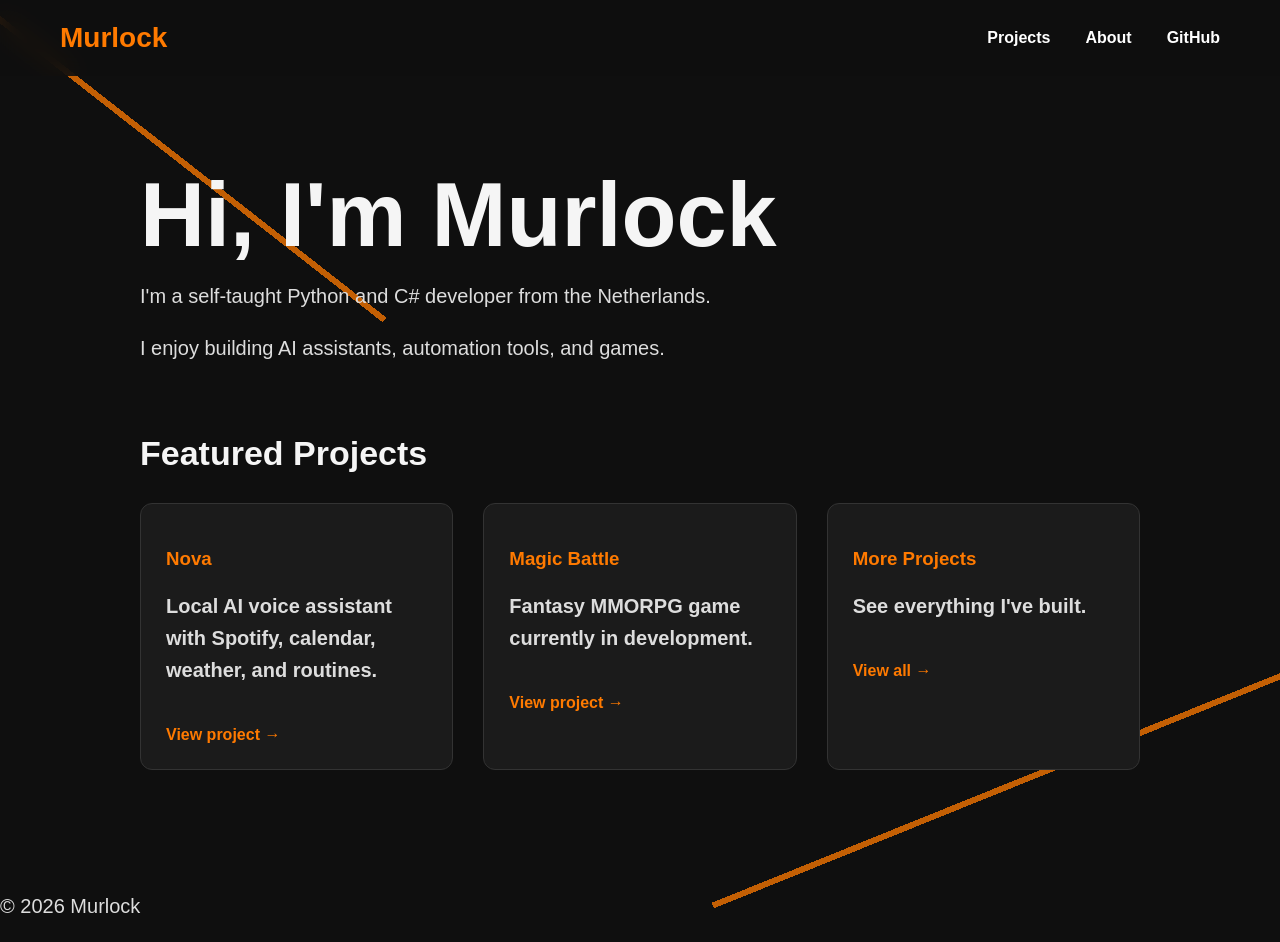
<file: index.html>
<!DOCTYPE html>
<html lang="en">
<head>
  <meta charset="UTF-8">
  <title>Murlock</title>
  <link rel="stylesheet" href="style.css">
</head>

<body>
  <nav>
    <div class="logo">
      <a href="index.html">Murlock</a>
    </div>

    <div class="nav-links">
      <a href="projects.html">Projects</a>
      <a href="about.html">About</a>
      <a href="https://github.com/Murlock-2k4" target="_blank">GitHub</a>
    </div>
  </nav>

  <main class="container">

    <section class="hero">
      <h1>Hi, I'm Murlock</h1>

      <p>
        I'm a self-taught Python and C# developer from the Netherlands.
      </p>

      <p>
        I enjoy building AI assistants, automation tools, and games.
      </p>
    </section>

    <section class="featured-projects">
      <h2>Featured Projects</h2>
  
      <div class="project-grid">
  
          <a class="project-card" href="nova.html">
              <h3>Nova</h3>
              <p>Local AI voice assistant with Spotify, calendar, weather, and routines.</p>
              <span>View project →</span>
          </a>
  
          <a class="project-card" href="magic-battle.html">
              <h3>Magic Battle</h3>
              <p>Fantasy MMORPG game currently in development.</p>
              <span>View project →</span>
          </a>
  
          <a class="project-card" href="projects.html">
              <h3>More Projects</h3>
              <p>See everything I've built.</p>
              <span>View all →</span>
          </a>
  
      </div>
    </section>

  </main>
  
  <footer>
    <p>© 2026 Murlock</p>
  </footer>
</body>
</html>
</file>
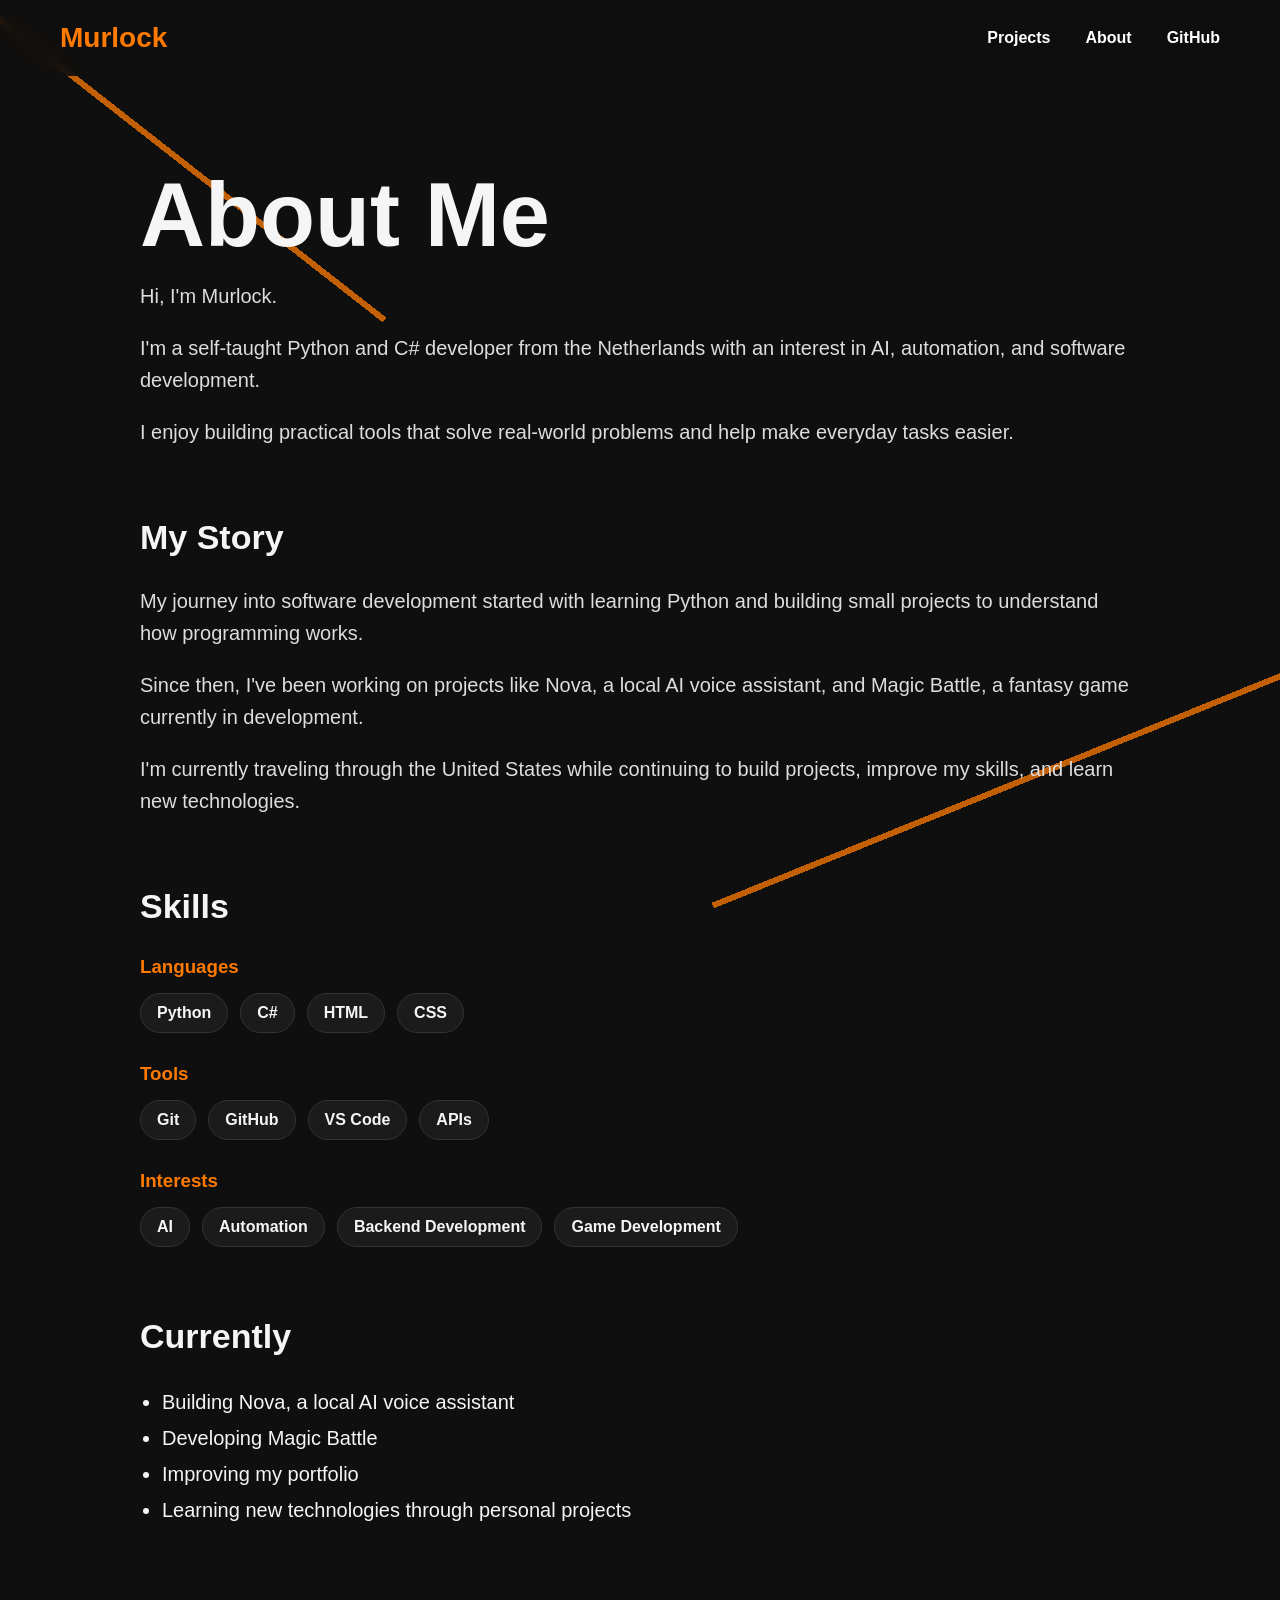
<file: about.html>
<!DOCTYPE html>
<html lang="en">
<head>
  <meta charset="UTF-8">
  <title>About | Murlock</title>
  <link rel="stylesheet" href="style.css">
</head>

<body>
  <nav>
    <div class="logo">
      <a href="index.html">Murlock</a>
    </div>

    <div class="nav-links">
      <a href="projects.html">Projects</a>
      <a href="about.html">About</a>
      <a href="https://github.com/Murlock-2k4" target="_blank">GitHub</a>
    </div>
  </nav>

  <main class="container">

    <section>
      <h1>About Me</h1>

      <p>
        Hi, I'm Murlock.
      </p>

      <p>
        I'm a self-taught Python and C# developer from the Netherlands with an
        interest in AI, automation, and software development.
      </p>

      <p>
        I enjoy building practical tools that solve real-world problems and help
        make everyday tasks easier.
      </p>
    </section>

    <section>
      <h2>My Story</h2>

      <p>
        My journey into software development started with learning Python and
        building small projects to understand how programming works.
      </p>

      <p>
        Since then, I've been working on projects like Nova, a local AI voice
        assistant, and Magic Battle, a fantasy game currently in development.
      </p>

      <p>
        I'm currently traveling through the United States while continuing to
        build projects, improve my skills, and learn new technologies.
      </p>
    </section>

    <section>
      <h2>Skills</h2>

      <div class="skill-group">
        <h3>Languages</h3>
        <div class="skill-list">
          <span>Python</span>
          <span>C#</span>
          <span>HTML</span>
          <span>CSS</span>
        </div>
      </div>

      <div class="skill-group">
        <h3>Tools</h3>
        <div class="skill-list">
          <span>Git</span>
          <span>GitHub</span>
          <span>VS Code</span>
          <span>APIs</span>
        </div>
      </div>

      <div class="skill-group">
        <h3>Interests</h3>
        <div class="skill-list">
          <span>AI</span>
          <span>Automation</span>
          <span>Backend Development</span>
          <span>Game Development</span>
        </div>
      </div>
    </section>

    <section>
      <h2>Currently</h2>

      <ul>
        <li>Building Nova, a local AI voice assistant</li>
        <li>Developing Magic Battle</li>
        <li>Improving my portfolio</li>
        <li>Learning new technologies through personal projects</li>
      </ul>
    </section>

  </main>
</body>
</html>
</file>
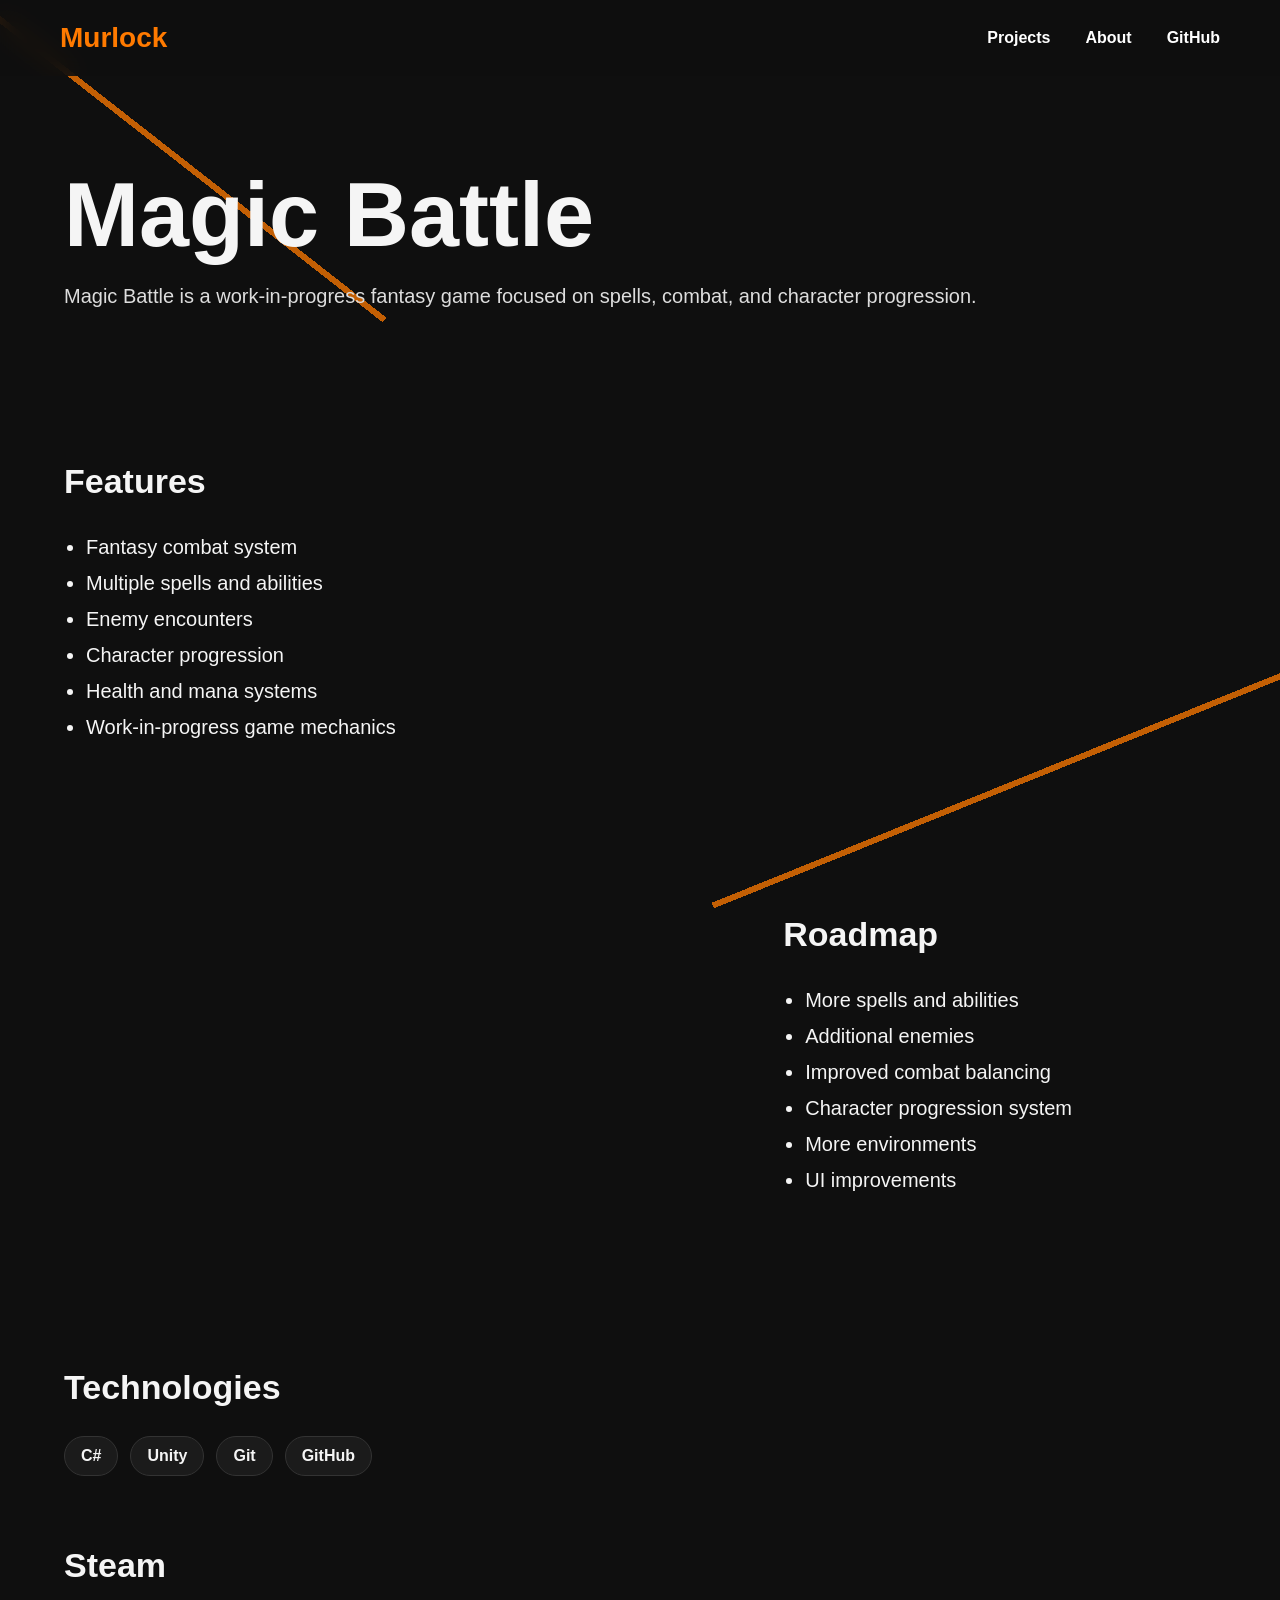
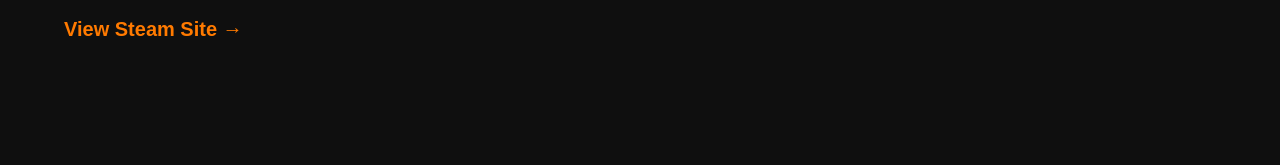
<file: magic-battle.html>
<!DOCTYPE html>
<html lang="en">
<head>
    <meta charset="UTF-8">
    <title>Magic Battle | Murlock</title>
    <link rel="stylesheet" href="style.css">
</head>

<body>

    <nav>
        <div class="logo">
            <a href="index.html">Murlock</a>
        </div>

        <div class="nav-links">
            <a href="projects.html">Projects</a>
            <a href="about.html">About</a>
            <a href="https://github.com/Murlock-2k4" target="_blank">GitHub</a>
        </div>
    </nav>

    <main class="project-container">

        <section class="project-header">
            <h1>Magic Battle</h1>

            <p class="project-description">
                Magic Battle is a work-in-progress fantasy game focused on spells,
                combat, and character progression.
            </p>
        </section>

        <section class="project-row">

            <div class="project-text">
                <h2>Features</h2>

                <ul>
                    <li>Fantasy combat system</li>
                    <li>Multiple spells and abilities</li>
                    <li>Enemy encounters</li>
                    <li>Character progression</li>
                    <li>Health and mana systems</li>
                    <li>Work-in-progress game mechanics</li>
                </ul>
            </div>

            <div class="project-image">
                <!--
                <img
                    src="images/magic-battle/gameplay.png"
                    alt="Magic Battle gameplay"
                >
                -->
            </div>

        </section>

        <section class="project-row reverse">

            <div class="project-text">
                <h2>Roadmap</h2>

                <ul>
                    <li>More spells and abilities</li>
                    <li>Additional enemies</li>
                    <li>Improved combat balancing</li>
                    <li>Character progression system</li>
                    <li>More environments</li>
                    <li>UI improvements</li>
                </ul>
            </div>

            <div class="project-image">
                <!--
                <img
                    src="images/magic-battle/combat.png"
                    alt="Magic Battle combat screen"
                >
                -->
            </div>

        </section>

        <section class="project-row">

            <div class="project-text">
                <h2>Technologies</h2>

                <div class="skill-list">
                    <span>C#</span>
                    <span>Unity</span>
                    <span>Git</span>
                    <span>GitHub</span>
                </div>
            </div>

            <div class="project-image">
                <!--
                <img
                    src="images/magic-battle/gameplay-2.png"
                    alt="Magic Battle game interface"
                >
                -->
            </div>

        </section>


        <section>
            <h2>Steam</h2>
        
            <p>
                <a href="https://store.steampowered.com/app/4018810/Magic_Battle/" target="_blank">
                    View Steam Site →
                </a>
            </p>
        </section>


    </main>

</body>
</html>
</file>
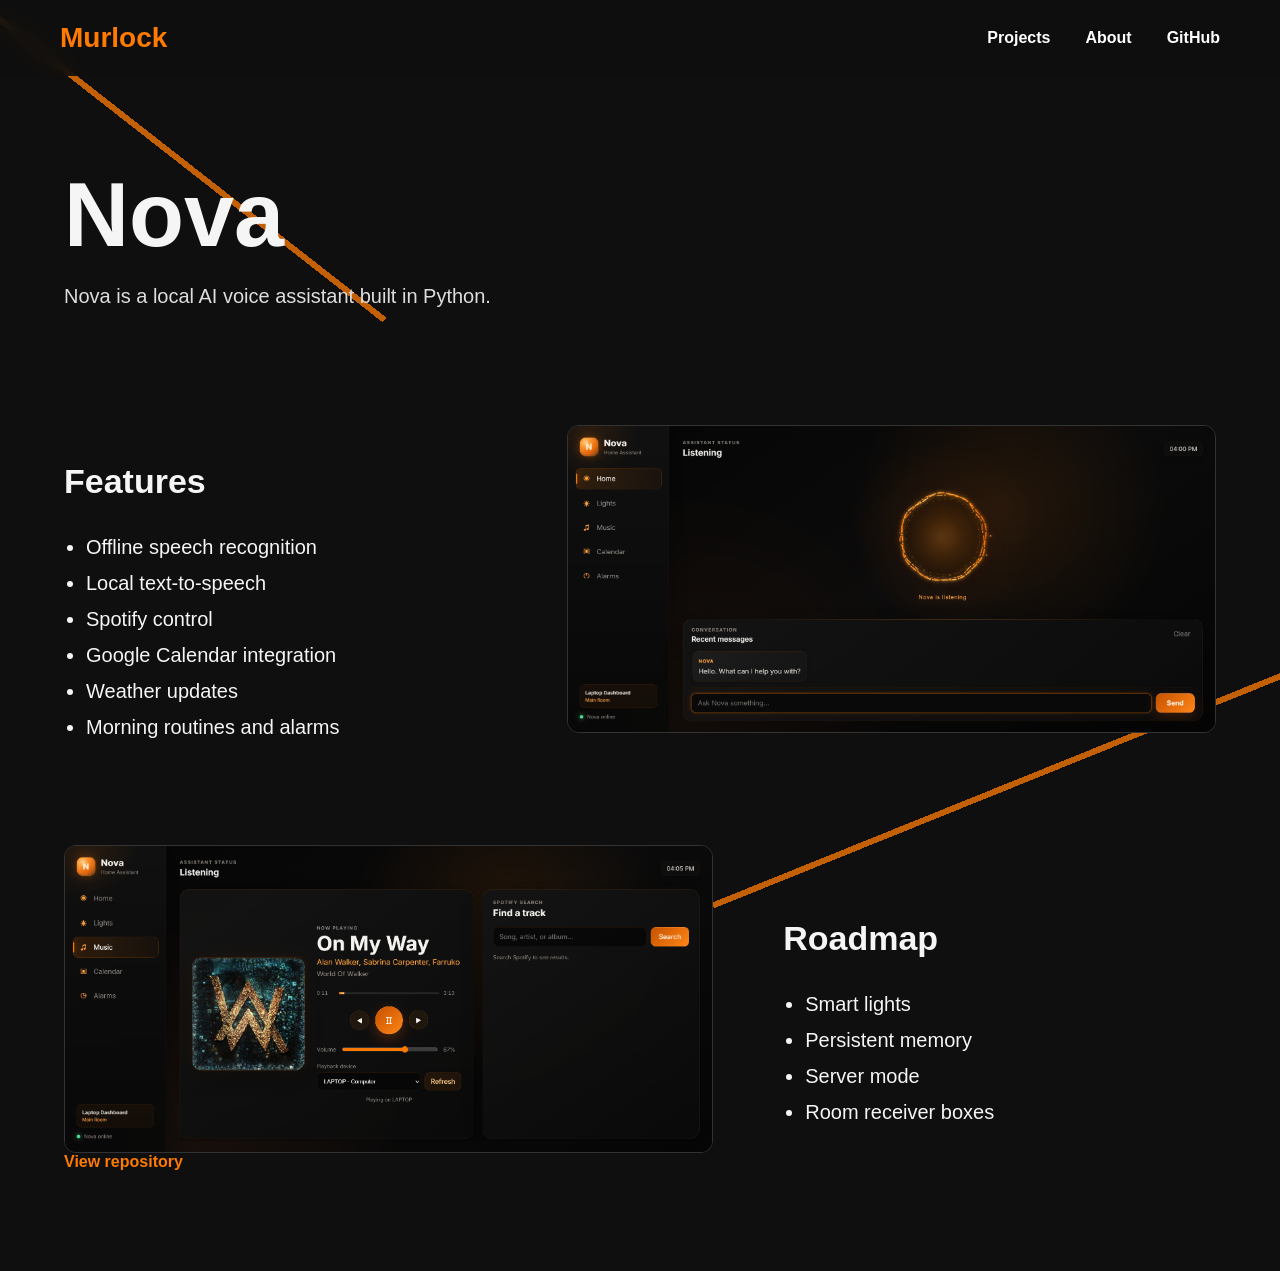
<file: nova.html>
<!DOCTYPE html>
<html lang="en">
<head>
    <meta charset="UTF-8">
    <title>Nova | Murlock</title>
    <link rel="stylesheet" href="style.css">
</head>
    
<body> 
    <nav>
        <div class="logo">
          <a href="index.html">Murlock</a>
        </div>
    
        <div class="nav-links">
          <a href="projects.html">Projects</a>
          <a href="about.html">About</a>
          <a href="https://github.com/Murlock-2k4" target="_blank">GitHub</a>
        </div>
    </nav>
    
    <main class="project-container">
        <h1>Nova</h1>
        <p>Nova is a local AI voice assistant built in Python.</p>
      
        <section class="project-row">
            <div class="project-text">
                <h2>Features</h2>
        
                <ul>
                    <li>Offline speech recognition</li>
                    <li>Local text-to-speech</li>
                    <li>Spotify control</li>
                    <li>Google Calendar integration</li>
                    <li>Weather updates</li>
                    <li>Morning routines and alarms</li>
                </ul>
            </div>
        
            <div class="project-image">
                <img src="Images/Nova/Nova_Main.png"
                     alt="Nova voice assistant">
            </div>
        </section>
      
        <section class="project-row reverse">
            <div class="project-text">
                <h2>Roadmap</h2>
        
                <ul>
                    <li>Smart lights</li>
                    <li>Persistent memory</li>
                    <li>Server mode</li>
                    <li>Room receiver boxes</li>
                </ul>
            </div>
        
            <div class="project-image">
                <img src="Images/Nova/Nova_Music.png"
                     alt="Nova example">
            </div>
        </section>
      
        <a href="https://github.com/Murlock-2k4/Nova">View repository</a>
    </main class="container">
<body>
</html>
</file>
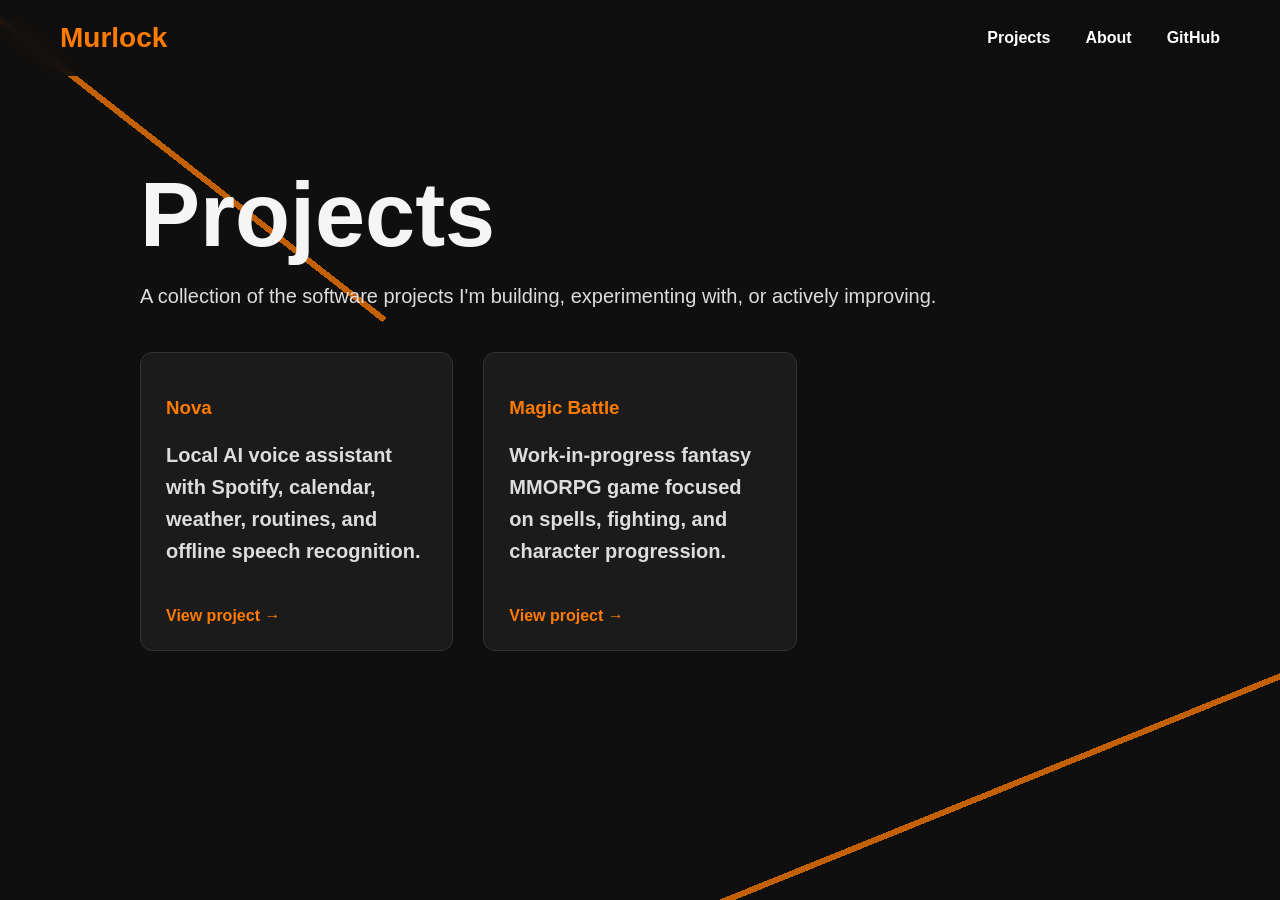
<file: projects.html>
<!DOCTYPE html>
<html lang="en">
<head>
  <meta charset="UTF-8">
  <title>Projects | Murlock</title>
  <link rel="stylesheet" href="style.css">
</head>

<body>
  <nav>
    <div class="logo">
      <a href="index.html">Murlock</a>
    </div>

    <div class="nav-links">
      <a href="projects.html">Projects</a>
      <a href="about.html">About</a>
      <a href="https://github.com/Murlock-2k4" target="_blank">GitHub</a>
    </div>
  </nav>

  <main class="container">
    <section>
      <h1>Projects</h1>

      <p>
        A collection of the software projects I'm building, experimenting with,
        or actively improving.
      </p>
    </section>

    <section class="all-projects">
      <div class="project-grid">

        <a class="project-card" href="nova.html">
          <h3>Nova</h3>
          <p>
            Local AI voice assistant with Spotify, calendar, weather, routines,
            and offline speech recognition.
          </p>
          <span>View project →</span>
        </a>

        <a class="project-card" href="magic-battle.html">
          <h3>Magic Battle</h3>
          <p>
            Work-in-progress fantasy MMORPG game focused on spells, fighting,
            and character progression.
          </p>
          <span>View project →</span>
        </a>
        
      </div>
    </section>
  </main>
</body>
</html>
</file>
<file: style.css>
* {
    box-sizing: border-box;
}

body {
    margin: 0;
    min-height: 100vh;
    background: #0f0f0f;
    color: #f5f5f5;
    font-family: Arial, Helvetica, sans-serif;
    overflow-x: hidden;
}

/* Thin racing-style background lines */
body::before,
body::after {
    content: "";
    position: fixed;
    height: 6px;
    width: 900px;
    background: #ff7a00;
    opacity: 0.75;
    z-index: -1;
    pointer-events: none;
}

body::before {
    top: 40px;
    left: -420px;
    transform: rotate(38deg);
}

body::after {
    bottom: 160px;
    right: -300px;
    transform: rotate(-22deg);
}

.container{
    width:min(1000px,90%);
    margin:0 auto;
    padding:170px 0 100px;
}

.project-container {
    width: min(1300px, 90%);
    margin: 0 auto;
    padding: 170px 0 100px;
}

h1 {
    font-size: clamp(48px, 8vw, 90px);
    margin: 0 0 20px;
    line-height: 1;
}

p {
    font-size: 20px;
    line-height: 1.6;
    color: #dddddd;
}

h2 {
    margin-top: 70px;
    font-size: 34px;
}

ul {
    padding-left: 22px;
    font-size: 20px;
    line-height: 1.8;
}

a {
    color: #ff7a00;
    font-weight: bold;
    text-decoration: none;
}

a:hover {
    text-decoration: underline;
}

/* Optional project-card style for later */
.project {
    background: #181818;
    border: 1px solid #333;
    border-left: 5px solid #ff7a00;
    border-radius: 12px;
    padding: 24px;
    margin: 20px 0;
}

html{
    scroll-behavior:smooth;
}

/* ---------- NAVBAR ---------- */

nav{
    position:fixed;

    top:0;
    left:0;

    width:100%;

    display:flex;
    justify-content:space-between;
    align-items:center;

    padding:22px 60px;

    background:rgba(15,15,15,.85);

    backdrop-filter:blur(12px);

    z-index:1000;
}

.logo{
    color:#ff7a00;
    font-size:28px;
    font-weight:bold;
}

.nav-links{
    display:flex;
    gap:35px;
}

.nav-links a{
    color:white;
    text-decoration:none;
    font-weight:bold;
    transition:.25s;
}

.nav-links a:hover{
    color:#ff7a00;
}

.project-grid {
    display: grid;
    grid-template-columns: repeat(3, 1fr);
    gap: 30px;
    margin-top: 30px;
}

.project-card {
    background: #1b1b1b;
    padding: 25px;
    border-radius: 12px;
    text-decoration: none;
    color: white;
    border: 1px solid #333;

    transition: 0.2s ease;
}

.project-card:hover {
    transform: translateY(-5px);
    border: 1px solid #ff7a00;
}

.project-card h3 {
    color: #ff7a00;
    margin-bottom: 15px;
}

.project-card span {
    display: inline-block;
    margin-top: 20px;
    color: #ff7a00;
    font-weight: bold;
}

@media (max-width: 800px) {
    .project-grid {
        grid-template-columns: 1fr;
    }

    nav {
        padding: 20px 30px;
    }

    .nav-links {
        gap: 18px;
    }
}

.logo a {
    color: #ff7a00;
    text-decoration: none;
}

.logo a:hover {
    text-decoration: none;
}

.all-projects {
    margin-top: 40px;
}

.skill-group {
    margin-top: 30px;
}

.skill-group h3 {
    color: #ff7a00;
    margin-bottom: 15px;
}

.skill-list {
    display: flex;
    flex-wrap: wrap;
    gap: 12px;
}

.skill-list span {
    background: #1b1b1b;
    border: 1px solid #333;
    border-radius: 999px;
    padding: 10px 16px;
    color: #f5f5f5;
    font-weight: bold;
}

.project-row {
    display: flex;
    align-items: center;
    justify-content: space-between;
    gap: 70px;
    margin-top: 80px;
}

.project-row.reverse {
    flex-direction: row-reverse;
}

.project-text {
    flex: 0.8;
}

.project-image {
    flex: 1.2;
}

.project-image img {
    width: 100%;
    display: block;

    border: 1px solid #333;
    border-radius: 12px;
}

@media (max-width: 800px) {
    .project-row,
    .project-row.reverse {
        flex-direction: column;
        gap: 30px;
    }

    .project-text,
    .project-image {
        width: 100%;
    }
}
</file>
